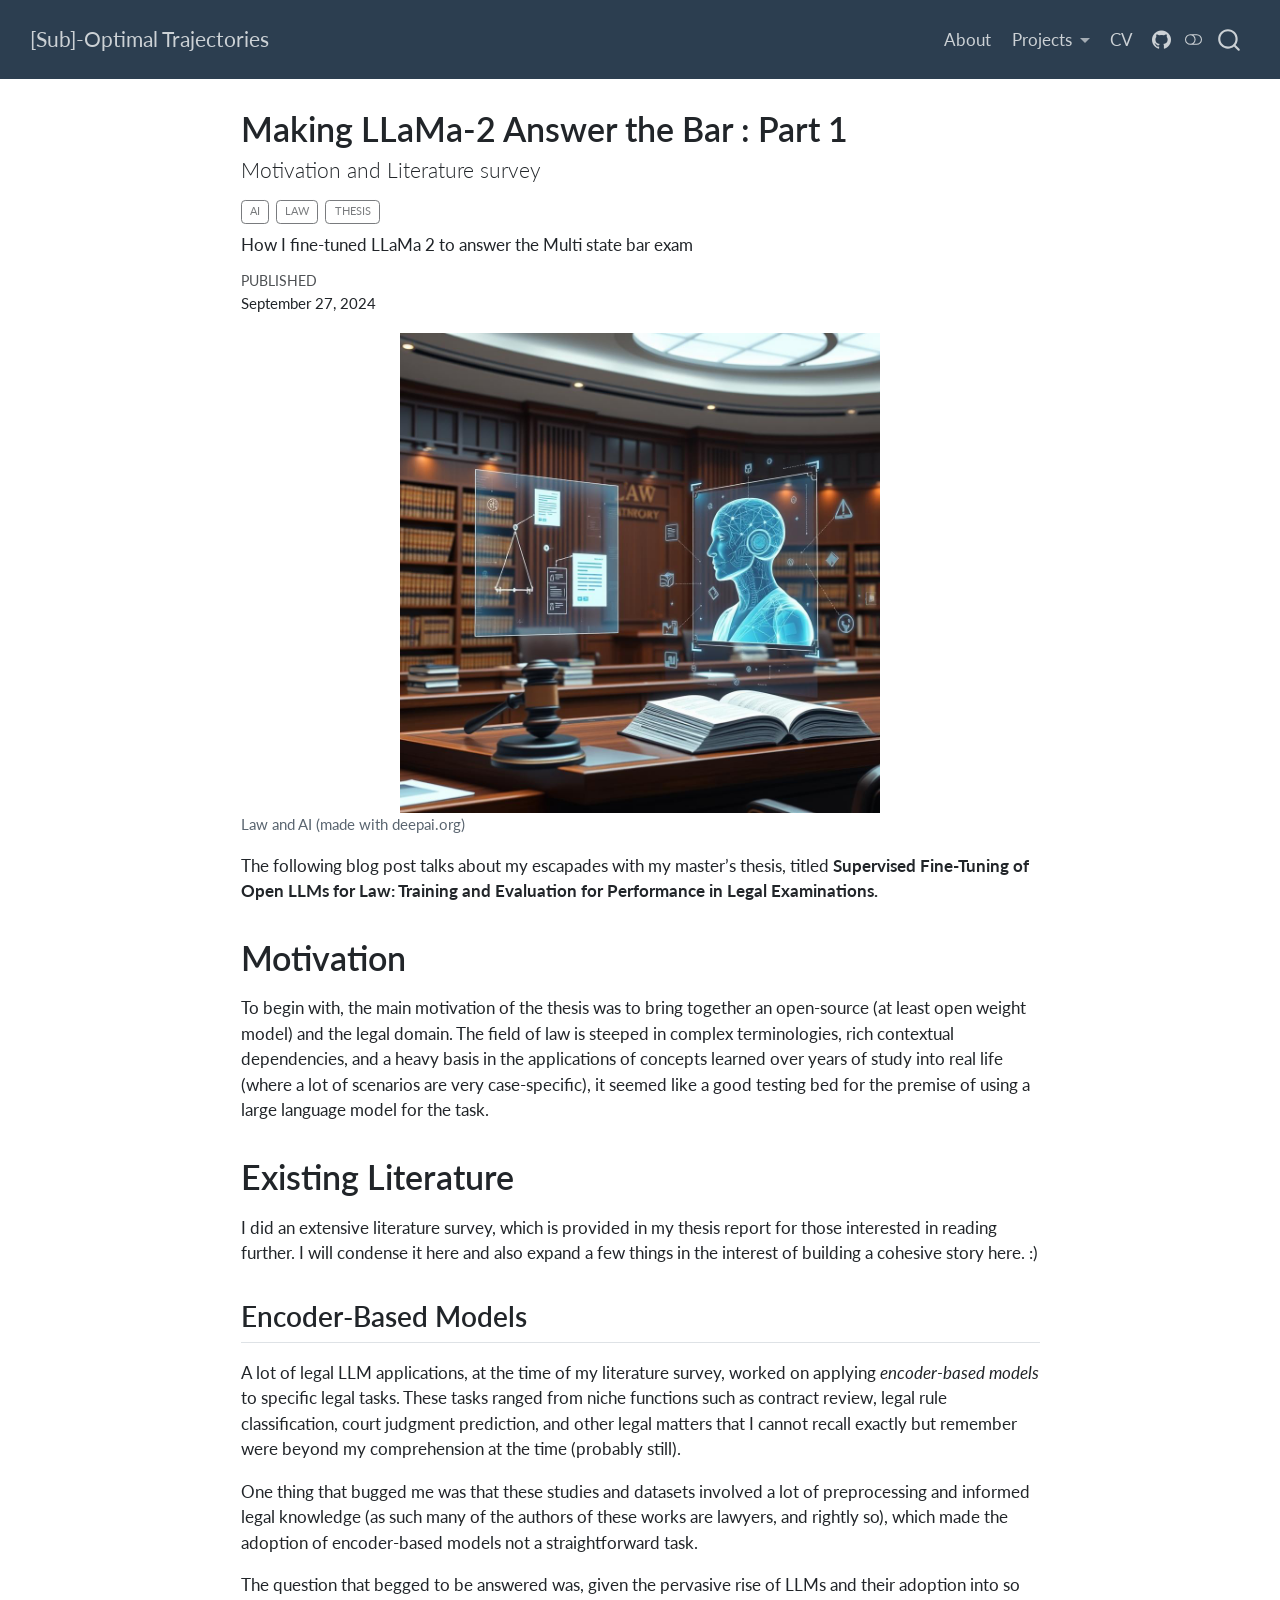
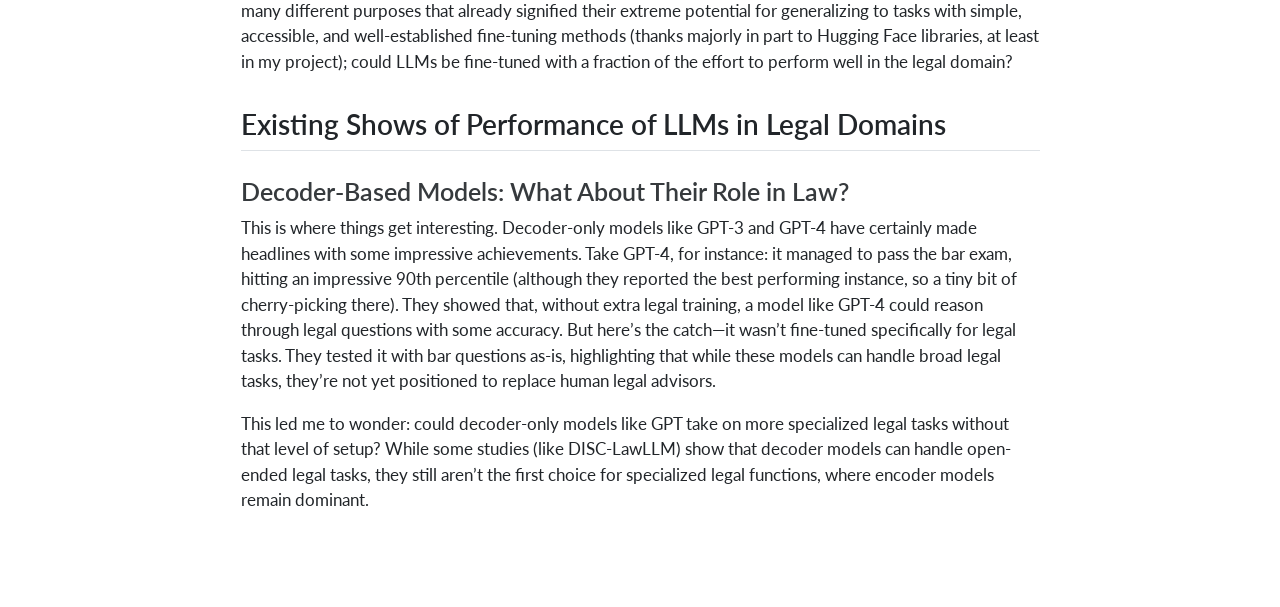
<file: posts/first_post/index.html>
<!DOCTYPE html>
<html xmlns="http://www.w3.org/1999/xhtml" lang="en" xml:lang="en"><head>

<meta charset="utf-8">
<meta name="generator" content="quarto-1.7.32">

<meta name="viewport" content="width=device-width, initial-scale=1.0, user-scalable=yes">

<meta name="dcterms.date" content="2024-09-27">
<meta name="description" content="How I fine-tuned LLaMa 2 to answer the Multi state bar exam">

<title>Making LLaMa-2 Answer the Bar : Part 1 – [Sub]-Optimal Trajectories</title>
<style>
code{white-space: pre-wrap;}
span.smallcaps{font-variant: small-caps;}
div.columns{display: flex; gap: min(4vw, 1.5em);}
div.column{flex: auto; overflow-x: auto;}
div.hanging-indent{margin-left: 1.5em; text-indent: -1.5em;}
ul.task-list{list-style: none;}
ul.task-list li input[type="checkbox"] {
  width: 0.8em;
  margin: 0 0.8em 0.2em -1em; /* quarto-specific, see https://github.com/quarto-dev/quarto-cli/issues/4556 */ 
  vertical-align: middle;
}
</style>


<script src="../../site_libs/quarto-nav/quarto-nav.js"></script>
<script src="../../site_libs/quarto-nav/headroom.min.js"></script>
<script src="../../site_libs/clipboard/clipboard.min.js"></script>
<script src="../../site_libs/quarto-search/autocomplete.umd.js"></script>
<script src="../../site_libs/quarto-search/fuse.min.js"></script>
<script src="../../site_libs/quarto-search/quarto-search.js"></script>
<meta name="quarto:offset" content="../../">
<script src="../../site_libs/quarto-html/quarto.js" type="module"></script>
<script src="../../site_libs/quarto-html/tabsets/tabsets.js" type="module"></script>
<script src="../../site_libs/quarto-html/popper.min.js"></script>
<script src="../../site_libs/quarto-html/tippy.umd.min.js"></script>
<script src="../../site_libs/quarto-html/anchor.min.js"></script>
<link href="../../site_libs/quarto-html/tippy.css" rel="stylesheet">
<link href="../../site_libs/quarto-html/quarto-syntax-highlighting-37eea08aefeeee20ff55810ff984fec1.css" rel="stylesheet" class="quarto-color-scheme" id="quarto-text-highlighting-styles">
<link href="../../site_libs/quarto-html/quarto-syntax-highlighting-dark-2fef5ea3f8957b3e4ecc936fc74692ca.css" rel="stylesheet" class="quarto-color-scheme quarto-color-alternate" id="quarto-text-highlighting-styles">
<link href="../../site_libs/quarto-html/quarto-syntax-highlighting-37eea08aefeeee20ff55810ff984fec1.css" rel="stylesheet" class="quarto-color-scheme-extra" id="quarto-text-highlighting-styles">
<script src="../../site_libs/bootstrap/bootstrap.min.js"></script>
<link href="../../site_libs/bootstrap/bootstrap-icons.css" rel="stylesheet">
<link href="../../site_libs/bootstrap/bootstrap-026d8767dcc68703d8b1b618d94427cc.min.css" rel="stylesheet" append-hash="true" class="quarto-color-scheme" id="quarto-bootstrap" data-mode="light">
<link href="../../site_libs/bootstrap/bootstrap-dark-d3eb7219ab395d1a05245f9756702382.min.css" rel="stylesheet" append-hash="true" class="quarto-color-scheme quarto-color-alternate" id="quarto-bootstrap" data-mode="dark">
<link href="../../site_libs/bootstrap/bootstrap-026d8767dcc68703d8b1b618d94427cc.min.css" rel="stylesheet" append-hash="true" class="quarto-color-scheme-extra" id="quarto-bootstrap" data-mode="light">
<script id="quarto-search-options" type="application/json">{
  "location": "navbar",
  "copy-button": false,
  "collapse-after": 3,
  "panel-placement": "end",
  "type": "overlay",
  "limit": 50,
  "keyboard-shortcut": [
    "f",
    "/",
    "s"
  ],
  "show-item-context": false,
  "language": {
    "search-no-results-text": "No results",
    "search-matching-documents-text": "matching documents",
    "search-copy-link-title": "Copy link to search",
    "search-hide-matches-text": "Hide additional matches",
    "search-more-match-text": "more match in this document",
    "search-more-matches-text": "more matches in this document",
    "search-clear-button-title": "Clear",
    "search-text-placeholder": "",
    "search-detached-cancel-button-title": "Cancel",
    "search-submit-button-title": "Submit",
    "search-label": "Search"
  }
}</script>


<link rel="stylesheet" href="../../styles.css">
</head>

<body class="nav-fixed fullcontent quarto-light"><script id="quarto-html-before-body" type="application/javascript">
    const toggleBodyColorMode = (bsSheetEl) => {
      const mode = bsSheetEl.getAttribute("data-mode");
      const bodyEl = window.document.querySelector("body");
      if (mode === "dark") {
        bodyEl.classList.add("quarto-dark");
        bodyEl.classList.remove("quarto-light");
      } else {
        bodyEl.classList.add("quarto-light");
        bodyEl.classList.remove("quarto-dark");
      }
    }
    const toggleBodyColorPrimary = () => {
      const bsSheetEl = window.document.querySelector("link#quarto-bootstrap:not([rel=disabled-stylesheet])");
      if (bsSheetEl) {
        toggleBodyColorMode(bsSheetEl);
      }
    }
    const setColorSchemeToggle = (alternate) => {
      const toggles = window.document.querySelectorAll('.quarto-color-scheme-toggle');
      for (let i=0; i < toggles.length; i++) {
        const toggle = toggles[i];
        if (toggle) {
          if (alternate) {
            toggle.classList.add("alternate");
          } else {
            toggle.classList.remove("alternate");
          }
        }
      }
    };
    const toggleColorMode = (alternate) => {
      // Switch the stylesheets
      const primaryStylesheets = window.document.querySelectorAll('link.quarto-color-scheme:not(.quarto-color-alternate)');
      const alternateStylesheets = window.document.querySelectorAll('link.quarto-color-scheme.quarto-color-alternate');
      manageTransitions('#quarto-margin-sidebar .nav-link', false);
      if (alternate) {
        // note: dark is layered on light, we don't disable primary!
        enableStylesheet(alternateStylesheets);
        for (const sheetNode of alternateStylesheets) {
          if (sheetNode.id === "quarto-bootstrap") {
            toggleBodyColorMode(sheetNode);
          }
        }
      } else {
        disableStylesheet(alternateStylesheets);
        enableStylesheet(primaryStylesheets)
        toggleBodyColorPrimary();
      }
      manageTransitions('#quarto-margin-sidebar .nav-link', true);
      // Switch the toggles
      setColorSchemeToggle(alternate)
      // Hack to workaround the fact that safari doesn't
      // properly recolor the scrollbar when toggling (#1455)
      if (navigator.userAgent.indexOf('Safari') > 0 && navigator.userAgent.indexOf('Chrome') == -1) {
        manageTransitions("body", false);
        window.scrollTo(0, 1);
        setTimeout(() => {
          window.scrollTo(0, 0);
          manageTransitions("body", true);
        }, 40);
      }
    }
    const disableStylesheet = (stylesheets) => {
      for (let i=0; i < stylesheets.length; i++) {
        const stylesheet = stylesheets[i];
        stylesheet.rel = 'disabled-stylesheet';
      }
    }
    const enableStylesheet = (stylesheets) => {
      for (let i=0; i < stylesheets.length; i++) {
        const stylesheet = stylesheets[i];
        if(stylesheet.rel !== 'stylesheet') { // for Chrome, which will still FOUC without this check
          stylesheet.rel = 'stylesheet';
        }
      }
    }
    const manageTransitions = (selector, allowTransitions) => {
      const els = window.document.querySelectorAll(selector);
      for (let i=0; i < els.length; i++) {
        const el = els[i];
        if (allowTransitions) {
          el.classList.remove('notransition');
        } else {
          el.classList.add('notransition');
        }
      }
    }
    const isFileUrl = () => {
      return window.location.protocol === 'file:';
    }
    const hasAlternateSentinel = () => {
      let styleSentinel = getColorSchemeSentinel();
      if (styleSentinel !== null) {
        return styleSentinel === "alternate";
      } else {
        return false;
      }
    }
    const setStyleSentinel = (alternate) => {
      const value = alternate ? "alternate" : "default";
      if (!isFileUrl()) {
        window.localStorage.setItem("quarto-color-scheme", value);
      } else {
        localAlternateSentinel = value;
      }
    }
    const getColorSchemeSentinel = () => {
      if (!isFileUrl()) {
        const storageValue = window.localStorage.getItem("quarto-color-scheme");
        return storageValue != null ? storageValue : localAlternateSentinel;
      } else {
        return localAlternateSentinel;
      }
    }
    const toggleGiscusIfUsed = (isAlternate, darkModeDefault) => {
      const baseTheme = document.querySelector('#giscus-base-theme')?.value ?? 'light';
      const alternateTheme = document.querySelector('#giscus-alt-theme')?.value ?? 'dark';
      let newTheme = '';
      if(authorPrefersDark) {
        newTheme = isAlternate ? baseTheme : alternateTheme;
      } else {
        newTheme = isAlternate ? alternateTheme : baseTheme;
      }
      const changeGiscusTheme = () => {
        // From: https://github.com/giscus/giscus/issues/336
        const sendMessage = (message) => {
          const iframe = document.querySelector('iframe.giscus-frame');
          if (!iframe) return;
          iframe.contentWindow.postMessage({ giscus: message }, 'https://giscus.app');
        }
        sendMessage({
          setConfig: {
            theme: newTheme
          }
        });
      }
      const isGiscussLoaded = window.document.querySelector('iframe.giscus-frame') !== null;
      if (isGiscussLoaded) {
        changeGiscusTheme();
      }
    };
    const authorPrefersDark = false;
    const darkModeDefault = authorPrefersDark;
      document.querySelector('link#quarto-text-highlighting-styles.quarto-color-scheme-extra').rel = 'disabled-stylesheet';
      document.querySelector('link#quarto-bootstrap.quarto-color-scheme-extra').rel = 'disabled-stylesheet';
    let localAlternateSentinel = darkModeDefault ? 'alternate' : 'default';
    // Dark / light mode switch
    window.quartoToggleColorScheme = () => {
      // Read the current dark / light value
      let toAlternate = !hasAlternateSentinel();
      toggleColorMode(toAlternate);
      setStyleSentinel(toAlternate);
      toggleGiscusIfUsed(toAlternate, darkModeDefault);
      window.dispatchEvent(new Event('resize'));
    };
    // Switch to dark mode if need be
    if (hasAlternateSentinel()) {
      toggleColorMode(true);
    } else {
      toggleColorMode(false);
    }
  </script>

<div id="quarto-search-results"></div>
  <header id="quarto-header" class="headroom fixed-top">
    <nav class="navbar navbar-expand-lg " data-bs-theme="dark">
      <div class="navbar-container container-fluid">
      <div class="navbar-brand-container mx-auto">
    <a class="navbar-brand" href="../../index.html">
    <span class="navbar-title">[Sub]-Optimal Trajectories</span>
    </a>
  </div>
            <div id="quarto-search" class="" title="Search"></div>
          <button class="navbar-toggler" type="button" data-bs-toggle="collapse" data-bs-target="#navbarCollapse" aria-controls="navbarCollapse" role="menu" aria-expanded="false" aria-label="Toggle navigation" onclick="if (window.quartoToggleHeadroom) { window.quartoToggleHeadroom(); }">
  <span class="navbar-toggler-icon"></span>
</button>
          <div class="collapse navbar-collapse" id="navbarCollapse">
            <ul class="navbar-nav navbar-nav-scroll ms-auto">
  <li class="nav-item">
    <a class="nav-link" href="../../about.html"> 
<span class="menu-text">About</span></a>
  </li>  
  <li class="nav-item dropdown ">
    <a class="nav-link dropdown-toggle" href="#" id="nav-menu-projects" role="link" data-bs-toggle="dropdown" aria-expanded="false">
 <span class="menu-text">Projects</span>
    </a>
    <ul class="dropdown-menu dropdown-menu-end" aria-labelledby="nav-menu-projects">    
        <li>
    <a class="dropdown-item" href="../../posts/Thesis_work/index.qmd">
 <span class="dropdown-text">Fine-tuning LLMs</span></a>
  </li>  
    </ul>
  </li>
  <li class="nav-item">
    <a class="nav-link" href="../../assets/Curriculum-Vitae-Rean-fds.pdf"> 
<span class="menu-text">CV</span></a>
  </li>  
  <li class="nav-item compact">
    <a class="nav-link" href="https://github.com/Basem815"> <i class="bi bi-github" role="img">
</i> 
<span class="menu-text"></span></a>
  </li>  
</ul>
          </div> <!-- /navcollapse -->
            <div class="quarto-navbar-tools">
  <a href="" class="quarto-color-scheme-toggle quarto-navigation-tool  px-1" onclick="window.quartoToggleColorScheme(); return false;" title="Toggle dark mode"><i class="bi"></i></a>
</div>
      </div> <!-- /container-fluid -->
    </nav>
</header>
<!-- content -->
<div id="quarto-content" class="quarto-container page-columns page-rows-contents page-layout-article page-navbar">
<!-- sidebar -->
<!-- margin-sidebar -->
    
<!-- main -->
<main class="content" id="quarto-document-content">


<header id="title-block-header" class="quarto-title-block default">
<div class="quarto-title">
<h1 class="title">Making LLaMa-2 Answer the Bar : Part 1</h1>
<p class="subtitle lead">Motivation and Literature survey</p>
  <div class="quarto-categories">
    <div class="quarto-category">AI</div>
    <div class="quarto-category">Law</div>
    <div class="quarto-category">Thesis</div>
  </div>
  </div>

<div>
  <div class="description">
    How I fine-tuned LLaMa 2 to answer the Multi state bar exam
  </div>
</div>


<div class="quarto-title-meta">

    
    <div>
    <div class="quarto-title-meta-heading">Published</div>
    <div class="quarto-title-meta-contents">
      <p class="date">September 27, 2024</p>
    </div>
  </div>
  
    
  </div>
  


</header>


<div class="quarto-figure quarto-figure-center">
<figure class="figure">
<p><img src="../../assets/courtroom.jpeg" class="custom_img img-fluid figure-img"></p>
<figcaption>Law and AI (made with deepai.org)</figcaption>
</figure>
</div>
<p>The following blog post talks about my escapades with my master’s thesis, titled <strong>Supervised Fine-Tuning of Open LLMs for Law: Training and Evaluation for Performance in Legal Examinations.</strong></p>
<section id="motivation" class="level1">
<h1>Motivation</h1>
<p>To begin with, the main motivation of the thesis was to bring together an open-source (at least open weight model) and the legal domain. The field of law is steeped in complex terminologies, rich contextual dependencies, and a heavy basis in the applications of concepts learned over years of study into real life (where a lot of scenarios are very case-specific), it seemed like a good testing bed for the premise of using a large language model for the task.</p>
</section>
<section id="existing-literature" class="level1">
<h1>Existing Literature</h1>
<p>I did an extensive literature survey, which is provided in my thesis report for those interested in reading further. I will condense it here and also expand a few things in the interest of building a cohesive story here. :)</p>
<section id="encoder-based-models" class="level2">
<h2 class="anchored" data-anchor-id="encoder-based-models">Encoder-Based Models</h2>
<p>A lot of legal LLM applications, at the time of my literature survey, worked on applying <em>encoder-based models</em> to specific legal tasks. These tasks ranged from niche functions such as contract review, legal rule classification, court judgment prediction, and other legal matters that I cannot recall exactly but remember were beyond my comprehension at the time (probably still).</p>
<p>One thing that bugged me was that these studies and datasets involved a lot of preprocessing and informed legal knowledge (as such many of the authors of these works are lawyers, and rightly so), which made the adoption of encoder-based models not a straightforward task.</p>
<p>The question that begged to be answered was, given the pervasive rise of LLMs and their adoption into so many different purposes that already signified their extreme potential for generalizing to tasks with simple, accessible, and well-established fine-tuning methods (thanks majorly in part to Hugging Face libraries, at least in my project); could LLMs be fine-tuned with a fraction of the effort to perform well in the legal domain?</p>
</section>
<section id="existing-shows-of-performance-of-llms-in-legal-domains" class="level2">
<h2 class="anchored" data-anchor-id="existing-shows-of-performance-of-llms-in-legal-domains">Existing Shows of Performance of LLMs in Legal Domains</h2>
<section id="decoder-based-models-what-about-their-role-in-law" class="level3">
<h3 class="anchored" data-anchor-id="decoder-based-models-what-about-their-role-in-law">Decoder-Based Models: What About Their Role in Law?</h3>
<p>This is where things get interesting. Decoder-only models like GPT-3 and GPT-4 have certainly made headlines with some impressive achievements. Take GPT-4, for instance: it managed to pass the bar exam, hitting an impressive 90th percentile (although they reported the best performing instance, so a tiny bit of cherry-picking there). They showed that, without extra legal training, a model like GPT-4 could reason through legal questions with some accuracy. But here’s the catch—it wasn’t fine-tuned specifically for legal tasks. They tested it with bar questions as-is, highlighting that while these models can handle broad legal tasks, they’re not yet positioned to replace human legal advisors.</p>
<p>This led me to wonder: could decoder-only models like GPT take on more specialized legal tasks without that level of setup? While some studies (like DISC-LawLLM) show that decoder models can handle open-ended legal tasks, they still aren’t the first choice for specialized legal functions, where encoder models remain dominant.</p>


</section>
</section>
</section>

</main> <!-- /main -->
<script id="quarto-html-after-body" type="application/javascript">
  window.document.addEventListener("DOMContentLoaded", function (event) {
    // Ensure there is a toggle, if there isn't float one in the top right
    if (window.document.querySelector('.quarto-color-scheme-toggle') === null) {
      const a = window.document.createElement('a');
      a.classList.add('top-right');
      a.classList.add('quarto-color-scheme-toggle');
      a.href = "";
      a.onclick = function() { try { window.quartoToggleColorScheme(); } catch {} return false; };
      const i = window.document.createElement("i");
      i.classList.add('bi');
      a.appendChild(i);
      window.document.body.appendChild(a);
    }
    setColorSchemeToggle(hasAlternateSentinel())
    const icon = "";
    const anchorJS = new window.AnchorJS();
    anchorJS.options = {
      placement: 'right',
      icon: icon
    };
    anchorJS.add('.anchored');
    const isCodeAnnotation = (el) => {
      for (const clz of el.classList) {
        if (clz.startsWith('code-annotation-')) {                     
          return true;
        }
      }
      return false;
    }
    const onCopySuccess = function(e) {
      // button target
      const button = e.trigger;
      // don't keep focus
      button.blur();
      // flash "checked"
      button.classList.add('code-copy-button-checked');
      var currentTitle = button.getAttribute("title");
      button.setAttribute("title", "Copied!");
      let tooltip;
      if (window.bootstrap) {
        button.setAttribute("data-bs-toggle", "tooltip");
        button.setAttribute("data-bs-placement", "left");
        button.setAttribute("data-bs-title", "Copied!");
        tooltip = new bootstrap.Tooltip(button, 
          { trigger: "manual", 
            customClass: "code-copy-button-tooltip",
            offset: [0, -8]});
        tooltip.show();    
      }
      setTimeout(function() {
        if (tooltip) {
          tooltip.hide();
          button.removeAttribute("data-bs-title");
          button.removeAttribute("data-bs-toggle");
          button.removeAttribute("data-bs-placement");
        }
        button.setAttribute("title", currentTitle);
        button.classList.remove('code-copy-button-checked');
      }, 1000);
      // clear code selection
      e.clearSelection();
    }
    const getTextToCopy = function(trigger) {
        const codeEl = trigger.previousElementSibling.cloneNode(true);
        for (const childEl of codeEl.children) {
          if (isCodeAnnotation(childEl)) {
            childEl.remove();
          }
        }
        return codeEl.innerText;
    }
    const clipboard = new window.ClipboardJS('.code-copy-button:not([data-in-quarto-modal])', {
      text: getTextToCopy
    });
    clipboard.on('success', onCopySuccess);
    if (window.document.getElementById('quarto-embedded-source-code-modal')) {
      const clipboardModal = new window.ClipboardJS('.code-copy-button[data-in-quarto-modal]', {
        text: getTextToCopy,
        container: window.document.getElementById('quarto-embedded-source-code-modal')
      });
      clipboardModal.on('success', onCopySuccess);
    }
      var localhostRegex = new RegExp(/^(?:http|https):\/\/localhost\:?[0-9]*\//);
      var mailtoRegex = new RegExp(/^mailto:/);
        var filterRegex = new RegExp("https:\/\/Basem815\.github\.io");
      var isInternal = (href) => {
          return filterRegex.test(href) || localhostRegex.test(href) || mailtoRegex.test(href);
      }
      // Inspect non-navigation links and adorn them if external
     var links = window.document.querySelectorAll('a[href]:not(.nav-link):not(.navbar-brand):not(.toc-action):not(.sidebar-link):not(.sidebar-item-toggle):not(.pagination-link):not(.no-external):not([aria-hidden]):not(.dropdown-item):not(.quarto-navigation-tool):not(.about-link)');
      for (var i=0; i<links.length; i++) {
        const link = links[i];
        if (!isInternal(link.href)) {
          // undo the damage that might have been done by quarto-nav.js in the case of
          // links that we want to consider external
          if (link.dataset.originalHref !== undefined) {
            link.href = link.dataset.originalHref;
          }
        }
      }
    function tippyHover(el, contentFn, onTriggerFn, onUntriggerFn) {
      const config = {
        allowHTML: true,
        maxWidth: 500,
        delay: 100,
        arrow: false,
        appendTo: function(el) {
            return el.parentElement;
        },
        interactive: true,
        interactiveBorder: 10,
        theme: 'quarto',
        placement: 'bottom-start',
      };
      if (contentFn) {
        config.content = contentFn;
      }
      if (onTriggerFn) {
        config.onTrigger = onTriggerFn;
      }
      if (onUntriggerFn) {
        config.onUntrigger = onUntriggerFn;
      }
      window.tippy(el, config); 
    }
    const noterefs = window.document.querySelectorAll('a[role="doc-noteref"]');
    for (var i=0; i<noterefs.length; i++) {
      const ref = noterefs[i];
      tippyHover(ref, function() {
        // use id or data attribute instead here
        let href = ref.getAttribute('data-footnote-href') || ref.getAttribute('href');
        try { href = new URL(href).hash; } catch {}
        const id = href.replace(/^#\/?/, "");
        const note = window.document.getElementById(id);
        if (note) {
          return note.innerHTML;
        } else {
          return "";
        }
      });
    }
    const xrefs = window.document.querySelectorAll('a.quarto-xref');
    const processXRef = (id, note) => {
      // Strip column container classes
      const stripColumnClz = (el) => {
        el.classList.remove("page-full", "page-columns");
        if (el.children) {
          for (const child of el.children) {
            stripColumnClz(child);
          }
        }
      }
      stripColumnClz(note)
      if (id === null || id.startsWith('sec-')) {
        // Special case sections, only their first couple elements
        const container = document.createElement("div");
        if (note.children && note.children.length > 2) {
          container.appendChild(note.children[0].cloneNode(true));
          for (let i = 1; i < note.children.length; i++) {
            const child = note.children[i];
            if (child.tagName === "P" && child.innerText === "") {
              continue;
            } else {
              container.appendChild(child.cloneNode(true));
              break;
            }
          }
          if (window.Quarto?.typesetMath) {
            window.Quarto.typesetMath(container);
          }
          return container.innerHTML
        } else {
          if (window.Quarto?.typesetMath) {
            window.Quarto.typesetMath(note);
          }
          return note.innerHTML;
        }
      } else {
        // Remove any anchor links if they are present
        const anchorLink = note.querySelector('a.anchorjs-link');
        if (anchorLink) {
          anchorLink.remove();
        }
        if (window.Quarto?.typesetMath) {
          window.Quarto.typesetMath(note);
        }
        if (note.classList.contains("callout")) {
          return note.outerHTML;
        } else {
          return note.innerHTML;
        }
      }
    }
    for (var i=0; i<xrefs.length; i++) {
      const xref = xrefs[i];
      tippyHover(xref, undefined, function(instance) {
        instance.disable();
        let url = xref.getAttribute('href');
        let hash = undefined; 
        if (url.startsWith('#')) {
          hash = url;
        } else {
          try { hash = new URL(url).hash; } catch {}
        }
        if (hash) {
          const id = hash.replace(/^#\/?/, "");
          const note = window.document.getElementById(id);
          if (note !== null) {
            try {
              const html = processXRef(id, note.cloneNode(true));
              instance.setContent(html);
            } finally {
              instance.enable();
              instance.show();
            }
          } else {
            // See if we can fetch this
            fetch(url.split('#')[0])
            .then(res => res.text())
            .then(html => {
              const parser = new DOMParser();
              const htmlDoc = parser.parseFromString(html, "text/html");
              const note = htmlDoc.getElementById(id);
              if (note !== null) {
                const html = processXRef(id, note);
                instance.setContent(html);
              } 
            }).finally(() => {
              instance.enable();
              instance.show();
            });
          }
        } else {
          // See if we can fetch a full url (with no hash to target)
          // This is a special case and we should probably do some content thinning / targeting
          fetch(url)
          .then(res => res.text())
          .then(html => {
            const parser = new DOMParser();
            const htmlDoc = parser.parseFromString(html, "text/html");
            const note = htmlDoc.querySelector('main.content');
            if (note !== null) {
              // This should only happen for chapter cross references
              // (since there is no id in the URL)
              // remove the first header
              if (note.children.length > 0 && note.children[0].tagName === "HEADER") {
                note.children[0].remove();
              }
              const html = processXRef(null, note);
              instance.setContent(html);
            } 
          }).finally(() => {
            instance.enable();
            instance.show();
          });
        }
      }, function(instance) {
      });
    }
        let selectedAnnoteEl;
        const selectorForAnnotation = ( cell, annotation) => {
          let cellAttr = 'data-code-cell="' + cell + '"';
          let lineAttr = 'data-code-annotation="' +  annotation + '"';
          const selector = 'span[' + cellAttr + '][' + lineAttr + ']';
          return selector;
        }
        const selectCodeLines = (annoteEl) => {
          const doc = window.document;
          const targetCell = annoteEl.getAttribute("data-target-cell");
          const targetAnnotation = annoteEl.getAttribute("data-target-annotation");
          const annoteSpan = window.document.querySelector(selectorForAnnotation(targetCell, targetAnnotation));
          const lines = annoteSpan.getAttribute("data-code-lines").split(",");
          const lineIds = lines.map((line) => {
            return targetCell + "-" + line;
          })
          let top = null;
          let height = null;
          let parent = null;
          if (lineIds.length > 0) {
              //compute the position of the single el (top and bottom and make a div)
              const el = window.document.getElementById(lineIds[0]);
              top = el.offsetTop;
              height = el.offsetHeight;
              parent = el.parentElement.parentElement;
            if (lineIds.length > 1) {
              const lastEl = window.document.getElementById(lineIds[lineIds.length - 1]);
              const bottom = lastEl.offsetTop + lastEl.offsetHeight;
              height = bottom - top;
            }
            if (top !== null && height !== null && parent !== null) {
              // cook up a div (if necessary) and position it 
              let div = window.document.getElementById("code-annotation-line-highlight");
              if (div === null) {
                div = window.document.createElement("div");
                div.setAttribute("id", "code-annotation-line-highlight");
                div.style.position = 'absolute';
                parent.appendChild(div);
              }
              div.style.top = top - 2 + "px";
              div.style.height = height + 4 + "px";
              div.style.left = 0;
              let gutterDiv = window.document.getElementById("code-annotation-line-highlight-gutter");
              if (gutterDiv === null) {
                gutterDiv = window.document.createElement("div");
                gutterDiv.setAttribute("id", "code-annotation-line-highlight-gutter");
                gutterDiv.style.position = 'absolute';
                const codeCell = window.document.getElementById(targetCell);
                const gutter = codeCell.querySelector('.code-annotation-gutter');
                gutter.appendChild(gutterDiv);
              }
              gutterDiv.style.top = top - 2 + "px";
              gutterDiv.style.height = height + 4 + "px";
            }
            selectedAnnoteEl = annoteEl;
          }
        };
        const unselectCodeLines = () => {
          const elementsIds = ["code-annotation-line-highlight", "code-annotation-line-highlight-gutter"];
          elementsIds.forEach((elId) => {
            const div = window.document.getElementById(elId);
            if (div) {
              div.remove();
            }
          });
          selectedAnnoteEl = undefined;
        };
          // Handle positioning of the toggle
      window.addEventListener(
        "resize",
        throttle(() => {
          elRect = undefined;
          if (selectedAnnoteEl) {
            selectCodeLines(selectedAnnoteEl);
          }
        }, 10)
      );
      function throttle(fn, ms) {
      let throttle = false;
      let timer;
        return (...args) => {
          if(!throttle) { // first call gets through
              fn.apply(this, args);
              throttle = true;
          } else { // all the others get throttled
              if(timer) clearTimeout(timer); // cancel #2
              timer = setTimeout(() => {
                fn.apply(this, args);
                timer = throttle = false;
              }, ms);
          }
        };
      }
        // Attach click handler to the DT
        const annoteDls = window.document.querySelectorAll('dt[data-target-cell]');
        for (const annoteDlNode of annoteDls) {
          annoteDlNode.addEventListener('click', (event) => {
            const clickedEl = event.target;
            if (clickedEl !== selectedAnnoteEl) {
              unselectCodeLines();
              const activeEl = window.document.querySelector('dt[data-target-cell].code-annotation-active');
              if (activeEl) {
                activeEl.classList.remove('code-annotation-active');
              }
              selectCodeLines(clickedEl);
              clickedEl.classList.add('code-annotation-active');
            } else {
              // Unselect the line
              unselectCodeLines();
              clickedEl.classList.remove('code-annotation-active');
            }
          });
        }
    const findCites = (el) => {
      const parentEl = el.parentElement;
      if (parentEl) {
        const cites = parentEl.dataset.cites;
        if (cites) {
          return {
            el,
            cites: cites.split(' ')
          };
        } else {
          return findCites(el.parentElement)
        }
      } else {
        return undefined;
      }
    };
    var bibliorefs = window.document.querySelectorAll('a[role="doc-biblioref"]');
    for (var i=0; i<bibliorefs.length; i++) {
      const ref = bibliorefs[i];
      const citeInfo = findCites(ref);
      if (citeInfo) {
        tippyHover(citeInfo.el, function() {
          var popup = window.document.createElement('div');
          citeInfo.cites.forEach(function(cite) {
            var citeDiv = window.document.createElement('div');
            citeDiv.classList.add('hanging-indent');
            citeDiv.classList.add('csl-entry');
            var biblioDiv = window.document.getElementById('ref-' + cite);
            if (biblioDiv) {
              citeDiv.innerHTML = biblioDiv.innerHTML;
            }
            popup.appendChild(citeDiv);
          });
          return popup.innerHTML;
        });
      }
    }
  });
  </script>
</div> <!-- /content -->




</body></html>
</file>
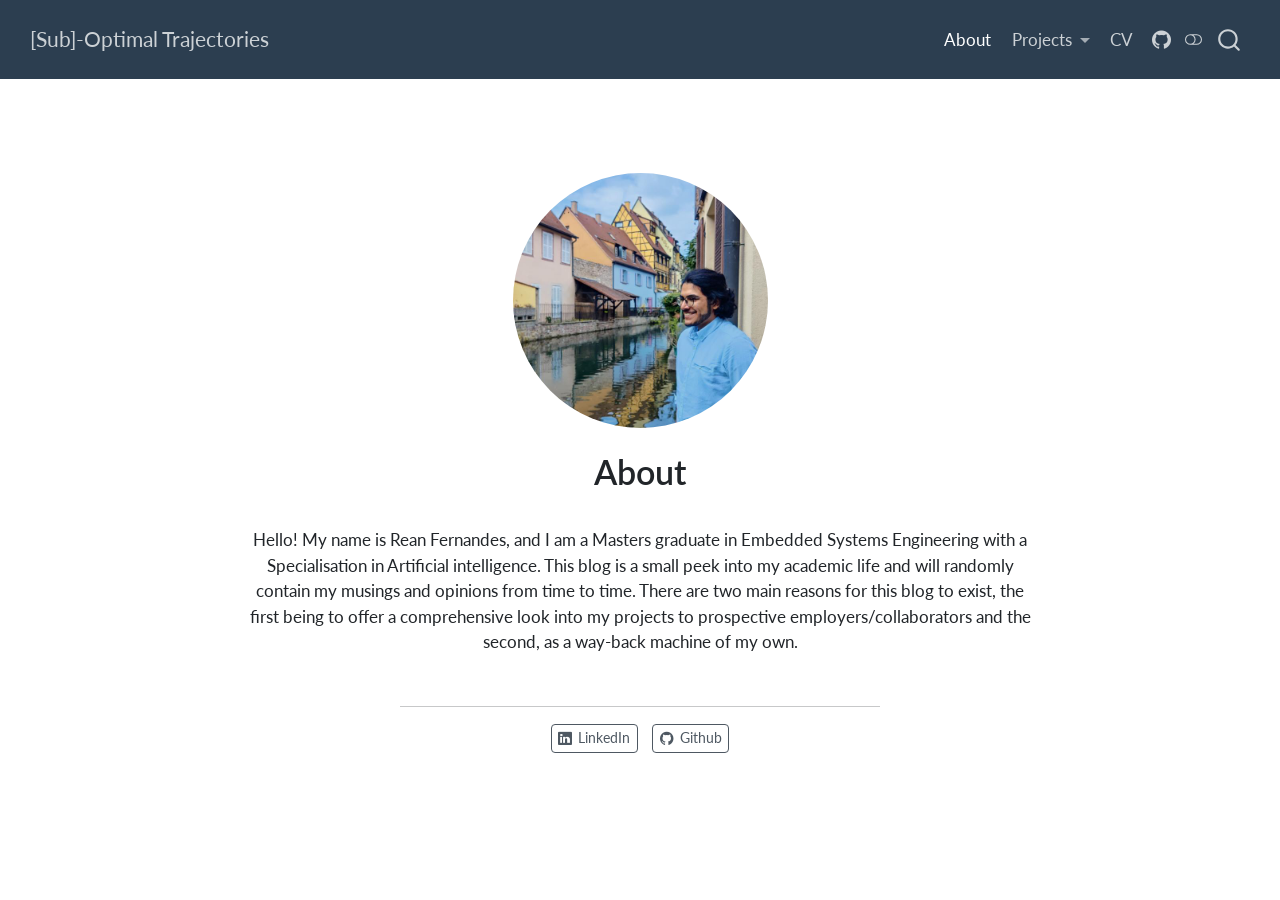
<file: about.html>
<!DOCTYPE html>
<html xmlns="http://www.w3.org/1999/xhtml" lang="en" xml:lang="en"><head>

<meta charset="utf-8">
<meta name="generator" content="quarto-1.7.32">

<meta name="viewport" content="width=device-width, initial-scale=1.0, user-scalable=yes">


<title>About – [Sub]-Optimal Trajectories</title>
<style>
code{white-space: pre-wrap;}
span.smallcaps{font-variant: small-caps;}
div.columns{display: flex; gap: min(4vw, 1.5em);}
div.column{flex: auto; overflow-x: auto;}
div.hanging-indent{margin-left: 1.5em; text-indent: -1.5em;}
ul.task-list{list-style: none;}
ul.task-list li input[type="checkbox"] {
  width: 0.8em;
  margin: 0 0.8em 0.2em -1em; /* quarto-specific, see https://github.com/quarto-dev/quarto-cli/issues/4556 */ 
  vertical-align: middle;
}
</style>


<script src="site_libs/quarto-nav/quarto-nav.js"></script>
<script src="site_libs/quarto-nav/headroom.min.js"></script>
<script src="site_libs/clipboard/clipboard.min.js"></script>
<script src="site_libs/quarto-search/autocomplete.umd.js"></script>
<script src="site_libs/quarto-search/fuse.min.js"></script>
<script src="site_libs/quarto-search/quarto-search.js"></script>
<meta name="quarto:offset" content="./">
<script src="site_libs/quarto-html/quarto.js" type="module"></script>
<script src="site_libs/quarto-html/tabsets/tabsets.js" type="module"></script>
<script src="site_libs/quarto-html/popper.min.js"></script>
<script src="site_libs/quarto-html/tippy.umd.min.js"></script>
<link href="site_libs/quarto-html/tippy.css" rel="stylesheet">
<link href="site_libs/quarto-html/quarto-syntax-highlighting-37eea08aefeeee20ff55810ff984fec1.css" rel="stylesheet" class="quarto-color-scheme" id="quarto-text-highlighting-styles">
<link href="site_libs/quarto-html/quarto-syntax-highlighting-dark-2fef5ea3f8957b3e4ecc936fc74692ca.css" rel="stylesheet" class="quarto-color-scheme quarto-color-alternate" id="quarto-text-highlighting-styles">
<link href="site_libs/quarto-html/quarto-syntax-highlighting-37eea08aefeeee20ff55810ff984fec1.css" rel="stylesheet" class="quarto-color-scheme-extra" id="quarto-text-highlighting-styles">
<script src="site_libs/bootstrap/bootstrap.min.js"></script>
<link href="site_libs/bootstrap/bootstrap-icons.css" rel="stylesheet">
<link href="site_libs/bootstrap/bootstrap-026d8767dcc68703d8b1b618d94427cc.min.css" rel="stylesheet" append-hash="true" class="quarto-color-scheme" id="quarto-bootstrap" data-mode="light">
<link href="site_libs/bootstrap/bootstrap-dark-d3eb7219ab395d1a05245f9756702382.min.css" rel="stylesheet" append-hash="true" class="quarto-color-scheme quarto-color-alternate" id="quarto-bootstrap" data-mode="dark">
<link href="site_libs/bootstrap/bootstrap-026d8767dcc68703d8b1b618d94427cc.min.css" rel="stylesheet" append-hash="true" class="quarto-color-scheme-extra" id="quarto-bootstrap" data-mode="light">
<script id="quarto-search-options" type="application/json">{
  "location": "navbar",
  "copy-button": false,
  "collapse-after": 3,
  "panel-placement": "end",
  "type": "overlay",
  "limit": 50,
  "keyboard-shortcut": [
    "f",
    "/",
    "s"
  ],
  "show-item-context": false,
  "language": {
    "search-no-results-text": "No results",
    "search-matching-documents-text": "matching documents",
    "search-copy-link-title": "Copy link to search",
    "search-hide-matches-text": "Hide additional matches",
    "search-more-match-text": "more match in this document",
    "search-more-matches-text": "more matches in this document",
    "search-clear-button-title": "Clear",
    "search-text-placeholder": "",
    "search-detached-cancel-button-title": "Cancel",
    "search-submit-button-title": "Submit",
    "search-label": "Search"
  }
}</script>


<link rel="stylesheet" href="styles.css">
</head>

<body class="nav-fixed fullcontent quarto-light"><script id="quarto-html-before-body" type="application/javascript">
    const toggleBodyColorMode = (bsSheetEl) => {
      const mode = bsSheetEl.getAttribute("data-mode");
      const bodyEl = window.document.querySelector("body");
      if (mode === "dark") {
        bodyEl.classList.add("quarto-dark");
        bodyEl.classList.remove("quarto-light");
      } else {
        bodyEl.classList.add("quarto-light");
        bodyEl.classList.remove("quarto-dark");
      }
    }
    const toggleBodyColorPrimary = () => {
      const bsSheetEl = window.document.querySelector("link#quarto-bootstrap:not([rel=disabled-stylesheet])");
      if (bsSheetEl) {
        toggleBodyColorMode(bsSheetEl);
      }
    }
    const setColorSchemeToggle = (alternate) => {
      const toggles = window.document.querySelectorAll('.quarto-color-scheme-toggle');
      for (let i=0; i < toggles.length; i++) {
        const toggle = toggles[i];
        if (toggle) {
          if (alternate) {
            toggle.classList.add("alternate");
          } else {
            toggle.classList.remove("alternate");
          }
        }
      }
    };
    const toggleColorMode = (alternate) => {
      // Switch the stylesheets
      const primaryStylesheets = window.document.querySelectorAll('link.quarto-color-scheme:not(.quarto-color-alternate)');
      const alternateStylesheets = window.document.querySelectorAll('link.quarto-color-scheme.quarto-color-alternate');
      manageTransitions('#quarto-margin-sidebar .nav-link', false);
      if (alternate) {
        // note: dark is layered on light, we don't disable primary!
        enableStylesheet(alternateStylesheets);
        for (const sheetNode of alternateStylesheets) {
          if (sheetNode.id === "quarto-bootstrap") {
            toggleBodyColorMode(sheetNode);
          }
        }
      } else {
        disableStylesheet(alternateStylesheets);
        enableStylesheet(primaryStylesheets)
        toggleBodyColorPrimary();
      }
      manageTransitions('#quarto-margin-sidebar .nav-link', true);
      // Switch the toggles
      setColorSchemeToggle(alternate)
      // Hack to workaround the fact that safari doesn't
      // properly recolor the scrollbar when toggling (#1455)
      if (navigator.userAgent.indexOf('Safari') > 0 && navigator.userAgent.indexOf('Chrome') == -1) {
        manageTransitions("body", false);
        window.scrollTo(0, 1);
        setTimeout(() => {
          window.scrollTo(0, 0);
          manageTransitions("body", true);
        }, 40);
      }
    }
    const disableStylesheet = (stylesheets) => {
      for (let i=0; i < stylesheets.length; i++) {
        const stylesheet = stylesheets[i];
        stylesheet.rel = 'disabled-stylesheet';
      }
    }
    const enableStylesheet = (stylesheets) => {
      for (let i=0; i < stylesheets.length; i++) {
        const stylesheet = stylesheets[i];
        if(stylesheet.rel !== 'stylesheet') { // for Chrome, which will still FOUC without this check
          stylesheet.rel = 'stylesheet';
        }
      }
    }
    const manageTransitions = (selector, allowTransitions) => {
      const els = window.document.querySelectorAll(selector);
      for (let i=0; i < els.length; i++) {
        const el = els[i];
        if (allowTransitions) {
          el.classList.remove('notransition');
        } else {
          el.classList.add('notransition');
        }
      }
    }
    const isFileUrl = () => {
      return window.location.protocol === 'file:';
    }
    const hasAlternateSentinel = () => {
      let styleSentinel = getColorSchemeSentinel();
      if (styleSentinel !== null) {
        return styleSentinel === "alternate";
      } else {
        return false;
      }
    }
    const setStyleSentinel = (alternate) => {
      const value = alternate ? "alternate" : "default";
      if (!isFileUrl()) {
        window.localStorage.setItem("quarto-color-scheme", value);
      } else {
        localAlternateSentinel = value;
      }
    }
    const getColorSchemeSentinel = () => {
      if (!isFileUrl()) {
        const storageValue = window.localStorage.getItem("quarto-color-scheme");
        return storageValue != null ? storageValue : localAlternateSentinel;
      } else {
        return localAlternateSentinel;
      }
    }
    const toggleGiscusIfUsed = (isAlternate, darkModeDefault) => {
      const baseTheme = document.querySelector('#giscus-base-theme')?.value ?? 'light';
      const alternateTheme = document.querySelector('#giscus-alt-theme')?.value ?? 'dark';
      let newTheme = '';
      if(authorPrefersDark) {
        newTheme = isAlternate ? baseTheme : alternateTheme;
      } else {
        newTheme = isAlternate ? alternateTheme : baseTheme;
      }
      const changeGiscusTheme = () => {
        // From: https://github.com/giscus/giscus/issues/336
        const sendMessage = (message) => {
          const iframe = document.querySelector('iframe.giscus-frame');
          if (!iframe) return;
          iframe.contentWindow.postMessage({ giscus: message }, 'https://giscus.app');
        }
        sendMessage({
          setConfig: {
            theme: newTheme
          }
        });
      }
      const isGiscussLoaded = window.document.querySelector('iframe.giscus-frame') !== null;
      if (isGiscussLoaded) {
        changeGiscusTheme();
      }
    };
    const authorPrefersDark = false;
    const darkModeDefault = authorPrefersDark;
      document.querySelector('link#quarto-text-highlighting-styles.quarto-color-scheme-extra').rel = 'disabled-stylesheet';
      document.querySelector('link#quarto-bootstrap.quarto-color-scheme-extra').rel = 'disabled-stylesheet';
    let localAlternateSentinel = darkModeDefault ? 'alternate' : 'default';
    // Dark / light mode switch
    window.quartoToggleColorScheme = () => {
      // Read the current dark / light value
      let toAlternate = !hasAlternateSentinel();
      toggleColorMode(toAlternate);
      setStyleSentinel(toAlternate);
      toggleGiscusIfUsed(toAlternate, darkModeDefault);
      window.dispatchEvent(new Event('resize'));
    };
    // Switch to dark mode if need be
    if (hasAlternateSentinel()) {
      toggleColorMode(true);
    } else {
      toggleColorMode(false);
    }
  </script>

<div id="quarto-search-results"></div>
  <header id="quarto-header" class="headroom fixed-top">
    <nav class="navbar navbar-expand-lg " data-bs-theme="dark">
      <div class="navbar-container container-fluid">
      <div class="navbar-brand-container mx-auto">
    <a class="navbar-brand" href="./index.html">
    <span class="navbar-title">[Sub]-Optimal Trajectories</span>
    </a>
  </div>
            <div id="quarto-search" class="" title="Search"></div>
          <button class="navbar-toggler" type="button" data-bs-toggle="collapse" data-bs-target="#navbarCollapse" aria-controls="navbarCollapse" role="menu" aria-expanded="false" aria-label="Toggle navigation" onclick="if (window.quartoToggleHeadroom) { window.quartoToggleHeadroom(); }">
  <span class="navbar-toggler-icon"></span>
</button>
          <div class="collapse navbar-collapse" id="navbarCollapse">
            <ul class="navbar-nav navbar-nav-scroll ms-auto">
  <li class="nav-item">
    <a class="nav-link active" href="./about.html" aria-current="page"> 
<span class="menu-text">About</span></a>
  </li>  
  <li class="nav-item dropdown ">
    <a class="nav-link dropdown-toggle" href="#" id="nav-menu-projects" role="link" data-bs-toggle="dropdown" aria-expanded="false">
 <span class="menu-text">Projects</span>
    </a>
    <ul class="dropdown-menu dropdown-menu-end" aria-labelledby="nav-menu-projects">    
        <li>
    <a class="dropdown-item" href="./posts/Thesis_work/index.qmd">
 <span class="dropdown-text">Fine-tuning LLMs</span></a>
  </li>  
    </ul>
  </li>
  <li class="nav-item">
    <a class="nav-link" href="./assets/Curriculum-Vitae-Rean-fds.pdf"> 
<span class="menu-text">CV</span></a>
  </li>  
  <li class="nav-item compact">
    <a class="nav-link" href="https://github.com/Basem815"> <i class="bi bi-github" role="img">
</i> 
<span class="menu-text"></span></a>
  </li>  
</ul>
          </div> <!-- /navcollapse -->
            <div class="quarto-navbar-tools">
  <a href="" class="quarto-color-scheme-toggle quarto-navigation-tool  px-1" onclick="window.quartoToggleColorScheme(); return false;" title="Toggle dark mode"><i class="bi"></i></a>
</div>
      </div> <!-- /container-fluid -->
    </nav>
</header>
<!-- content -->
<div id="quarto-content" class="quarto-container page-columns page-rows-contents page-layout-article page-navbar">
<!-- sidebar -->
<!-- margin-sidebar -->
    
<!-- main -->
<div class="quarto-about-jolla">
  <img src="assets/photo.jpg" class="about-image
  round " style="height: 15em; width: 15em;">
 <header id="title-block-header" class="quarto-title-block default">
<div class="quarto-title">
<h1 class="title">About</h1>
</div>
<div class="quarto-title-meta">
  </div>
</header><main class="content" id="quarto-document-content">

<p>Hello! My name is Rean Fernandes, and I am a Masters graduate in Embedded Systems Engineering with a Specialisation in Artificial intelligence. This blog is a small peek into my academic life and will randomly contain my musings and opinions from time to time. There are two main reasons for this blog to exist, the first being to offer a comprehensive look into my projects to prospective employers/collaborators and the second, as a way-back machine of my own.</p>


</main> 
  <hr class="about-sep">
   <div class="about-links">
  <a href="https://www.linkedin.com/in/Basem815" class="about-link" rel="" target="">
    <i class="bi bi-linkedin"></i>
     <span class="about-link-text">LinkedIn</span>
  </a>
  <a href="https://github.com/Basem815" class="about-link" rel="" target="">
    <i class="bi bi-github"></i>
     <span class="about-link-text">Github</span>
  </a>
</div>
</div>
 <!-- /main -->
<script id="quarto-html-after-body" type="application/javascript">
  window.document.addEventListener("DOMContentLoaded", function (event) {
    // Ensure there is a toggle, if there isn't float one in the top right
    if (window.document.querySelector('.quarto-color-scheme-toggle') === null) {
      const a = window.document.createElement('a');
      a.classList.add('top-right');
      a.classList.add('quarto-color-scheme-toggle');
      a.href = "";
      a.onclick = function() { try { window.quartoToggleColorScheme(); } catch {} return false; };
      const i = window.document.createElement("i");
      i.classList.add('bi');
      a.appendChild(i);
      window.document.body.appendChild(a);
    }
    setColorSchemeToggle(hasAlternateSentinel())
    const isCodeAnnotation = (el) => {
      for (const clz of el.classList) {
        if (clz.startsWith('code-annotation-')) {                     
          return true;
        }
      }
      return false;
    }
    const onCopySuccess = function(e) {
      // button target
      const button = e.trigger;
      // don't keep focus
      button.blur();
      // flash "checked"
      button.classList.add('code-copy-button-checked');
      var currentTitle = button.getAttribute("title");
      button.setAttribute("title", "Copied!");
      let tooltip;
      if (window.bootstrap) {
        button.setAttribute("data-bs-toggle", "tooltip");
        button.setAttribute("data-bs-placement", "left");
        button.setAttribute("data-bs-title", "Copied!");
        tooltip = new bootstrap.Tooltip(button, 
          { trigger: "manual", 
            customClass: "code-copy-button-tooltip",
            offset: [0, -8]});
        tooltip.show();    
      }
      setTimeout(function() {
        if (tooltip) {
          tooltip.hide();
          button.removeAttribute("data-bs-title");
          button.removeAttribute("data-bs-toggle");
          button.removeAttribute("data-bs-placement");
        }
        button.setAttribute("title", currentTitle);
        button.classList.remove('code-copy-button-checked');
      }, 1000);
      // clear code selection
      e.clearSelection();
    }
    const getTextToCopy = function(trigger) {
        const codeEl = trigger.previousElementSibling.cloneNode(true);
        for (const childEl of codeEl.children) {
          if (isCodeAnnotation(childEl)) {
            childEl.remove();
          }
        }
        return codeEl.innerText;
    }
    const clipboard = new window.ClipboardJS('.code-copy-button:not([data-in-quarto-modal])', {
      text: getTextToCopy
    });
    clipboard.on('success', onCopySuccess);
    if (window.document.getElementById('quarto-embedded-source-code-modal')) {
      const clipboardModal = new window.ClipboardJS('.code-copy-button[data-in-quarto-modal]', {
        text: getTextToCopy,
        container: window.document.getElementById('quarto-embedded-source-code-modal')
      });
      clipboardModal.on('success', onCopySuccess);
    }
      var localhostRegex = new RegExp(/^(?:http|https):\/\/localhost\:?[0-9]*\//);
      var mailtoRegex = new RegExp(/^mailto:/);
        var filterRegex = new RegExp("https:\/\/Basem815\.github\.io");
      var isInternal = (href) => {
          return filterRegex.test(href) || localhostRegex.test(href) || mailtoRegex.test(href);
      }
      // Inspect non-navigation links and adorn them if external
     var links = window.document.querySelectorAll('a[href]:not(.nav-link):not(.navbar-brand):not(.toc-action):not(.sidebar-link):not(.sidebar-item-toggle):not(.pagination-link):not(.no-external):not([aria-hidden]):not(.dropdown-item):not(.quarto-navigation-tool):not(.about-link)');
      for (var i=0; i<links.length; i++) {
        const link = links[i];
        if (!isInternal(link.href)) {
          // undo the damage that might have been done by quarto-nav.js in the case of
          // links that we want to consider external
          if (link.dataset.originalHref !== undefined) {
            link.href = link.dataset.originalHref;
          }
        }
      }
    function tippyHover(el, contentFn, onTriggerFn, onUntriggerFn) {
      const config = {
        allowHTML: true,
        maxWidth: 500,
        delay: 100,
        arrow: false,
        appendTo: function(el) {
            return el.parentElement;
        },
        interactive: true,
        interactiveBorder: 10,
        theme: 'quarto',
        placement: 'bottom-start',
      };
      if (contentFn) {
        config.content = contentFn;
      }
      if (onTriggerFn) {
        config.onTrigger = onTriggerFn;
      }
      if (onUntriggerFn) {
        config.onUntrigger = onUntriggerFn;
      }
      window.tippy(el, config); 
    }
    const noterefs = window.document.querySelectorAll('a[role="doc-noteref"]');
    for (var i=0; i<noterefs.length; i++) {
      const ref = noterefs[i];
      tippyHover(ref, function() {
        // use id or data attribute instead here
        let href = ref.getAttribute('data-footnote-href') || ref.getAttribute('href');
        try { href = new URL(href).hash; } catch {}
        const id = href.replace(/^#\/?/, "");
        const note = window.document.getElementById(id);
        if (note) {
          return note.innerHTML;
        } else {
          return "";
        }
      });
    }
    const xrefs = window.document.querySelectorAll('a.quarto-xref');
    const processXRef = (id, note) => {
      // Strip column container classes
      const stripColumnClz = (el) => {
        el.classList.remove("page-full", "page-columns");
        if (el.children) {
          for (const child of el.children) {
            stripColumnClz(child);
          }
        }
      }
      stripColumnClz(note)
      if (id === null || id.startsWith('sec-')) {
        // Special case sections, only their first couple elements
        const container = document.createElement("div");
        if (note.children && note.children.length > 2) {
          container.appendChild(note.children[0].cloneNode(true));
          for (let i = 1; i < note.children.length; i++) {
            const child = note.children[i];
            if (child.tagName === "P" && child.innerText === "") {
              continue;
            } else {
              container.appendChild(child.cloneNode(true));
              break;
            }
          }
          if (window.Quarto?.typesetMath) {
            window.Quarto.typesetMath(container);
          }
          return container.innerHTML
        } else {
          if (window.Quarto?.typesetMath) {
            window.Quarto.typesetMath(note);
          }
          return note.innerHTML;
        }
      } else {
        // Remove any anchor links if they are present
        const anchorLink = note.querySelector('a.anchorjs-link');
        if (anchorLink) {
          anchorLink.remove();
        }
        if (window.Quarto?.typesetMath) {
          window.Quarto.typesetMath(note);
        }
        if (note.classList.contains("callout")) {
          return note.outerHTML;
        } else {
          return note.innerHTML;
        }
      }
    }
    for (var i=0; i<xrefs.length; i++) {
      const xref = xrefs[i];
      tippyHover(xref, undefined, function(instance) {
        instance.disable();
        let url = xref.getAttribute('href');
        let hash = undefined; 
        if (url.startsWith('#')) {
          hash = url;
        } else {
          try { hash = new URL(url).hash; } catch {}
        }
        if (hash) {
          const id = hash.replace(/^#\/?/, "");
          const note = window.document.getElementById(id);
          if (note !== null) {
            try {
              const html = processXRef(id, note.cloneNode(true));
              instance.setContent(html);
            } finally {
              instance.enable();
              instance.show();
            }
          } else {
            // See if we can fetch this
            fetch(url.split('#')[0])
            .then(res => res.text())
            .then(html => {
              const parser = new DOMParser();
              const htmlDoc = parser.parseFromString(html, "text/html");
              const note = htmlDoc.getElementById(id);
              if (note !== null) {
                const html = processXRef(id, note);
                instance.setContent(html);
              } 
            }).finally(() => {
              instance.enable();
              instance.show();
            });
          }
        } else {
          // See if we can fetch a full url (with no hash to target)
          // This is a special case and we should probably do some content thinning / targeting
          fetch(url)
          .then(res => res.text())
          .then(html => {
            const parser = new DOMParser();
            const htmlDoc = parser.parseFromString(html, "text/html");
            const note = htmlDoc.querySelector('main.content');
            if (note !== null) {
              // This should only happen for chapter cross references
              // (since there is no id in the URL)
              // remove the first header
              if (note.children.length > 0 && note.children[0].tagName === "HEADER") {
                note.children[0].remove();
              }
              const html = processXRef(null, note);
              instance.setContent(html);
            } 
          }).finally(() => {
            instance.enable();
            instance.show();
          });
        }
      }, function(instance) {
      });
    }
        let selectedAnnoteEl;
        const selectorForAnnotation = ( cell, annotation) => {
          let cellAttr = 'data-code-cell="' + cell + '"';
          let lineAttr = 'data-code-annotation="' +  annotation + '"';
          const selector = 'span[' + cellAttr + '][' + lineAttr + ']';
          return selector;
        }
        const selectCodeLines = (annoteEl) => {
          const doc = window.document;
          const targetCell = annoteEl.getAttribute("data-target-cell");
          const targetAnnotation = annoteEl.getAttribute("data-target-annotation");
          const annoteSpan = window.document.querySelector(selectorForAnnotation(targetCell, targetAnnotation));
          const lines = annoteSpan.getAttribute("data-code-lines").split(",");
          const lineIds = lines.map((line) => {
            return targetCell + "-" + line;
          })
          let top = null;
          let height = null;
          let parent = null;
          if (lineIds.length > 0) {
              //compute the position of the single el (top and bottom and make a div)
              const el = window.document.getElementById(lineIds[0]);
              top = el.offsetTop;
              height = el.offsetHeight;
              parent = el.parentElement.parentElement;
            if (lineIds.length > 1) {
              const lastEl = window.document.getElementById(lineIds[lineIds.length - 1]);
              const bottom = lastEl.offsetTop + lastEl.offsetHeight;
              height = bottom - top;
            }
            if (top !== null && height !== null && parent !== null) {
              // cook up a div (if necessary) and position it 
              let div = window.document.getElementById("code-annotation-line-highlight");
              if (div === null) {
                div = window.document.createElement("div");
                div.setAttribute("id", "code-annotation-line-highlight");
                div.style.position = 'absolute';
                parent.appendChild(div);
              }
              div.style.top = top - 2 + "px";
              div.style.height = height + 4 + "px";
              div.style.left = 0;
              let gutterDiv = window.document.getElementById("code-annotation-line-highlight-gutter");
              if (gutterDiv === null) {
                gutterDiv = window.document.createElement("div");
                gutterDiv.setAttribute("id", "code-annotation-line-highlight-gutter");
                gutterDiv.style.position = 'absolute';
                const codeCell = window.document.getElementById(targetCell);
                const gutter = codeCell.querySelector('.code-annotation-gutter');
                gutter.appendChild(gutterDiv);
              }
              gutterDiv.style.top = top - 2 + "px";
              gutterDiv.style.height = height + 4 + "px";
            }
            selectedAnnoteEl = annoteEl;
          }
        };
        const unselectCodeLines = () => {
          const elementsIds = ["code-annotation-line-highlight", "code-annotation-line-highlight-gutter"];
          elementsIds.forEach((elId) => {
            const div = window.document.getElementById(elId);
            if (div) {
              div.remove();
            }
          });
          selectedAnnoteEl = undefined;
        };
          // Handle positioning of the toggle
      window.addEventListener(
        "resize",
        throttle(() => {
          elRect = undefined;
          if (selectedAnnoteEl) {
            selectCodeLines(selectedAnnoteEl);
          }
        }, 10)
      );
      function throttle(fn, ms) {
      let throttle = false;
      let timer;
        return (...args) => {
          if(!throttle) { // first call gets through
              fn.apply(this, args);
              throttle = true;
          } else { // all the others get throttled
              if(timer) clearTimeout(timer); // cancel #2
              timer = setTimeout(() => {
                fn.apply(this, args);
                timer = throttle = false;
              }, ms);
          }
        };
      }
        // Attach click handler to the DT
        const annoteDls = window.document.querySelectorAll('dt[data-target-cell]');
        for (const annoteDlNode of annoteDls) {
          annoteDlNode.addEventListener('click', (event) => {
            const clickedEl = event.target;
            if (clickedEl !== selectedAnnoteEl) {
              unselectCodeLines();
              const activeEl = window.document.querySelector('dt[data-target-cell].code-annotation-active');
              if (activeEl) {
                activeEl.classList.remove('code-annotation-active');
              }
              selectCodeLines(clickedEl);
              clickedEl.classList.add('code-annotation-active');
            } else {
              // Unselect the line
              unselectCodeLines();
              clickedEl.classList.remove('code-annotation-active');
            }
          });
        }
    const findCites = (el) => {
      const parentEl = el.parentElement;
      if (parentEl) {
        const cites = parentEl.dataset.cites;
        if (cites) {
          return {
            el,
            cites: cites.split(' ')
          };
        } else {
          return findCites(el.parentElement)
        }
      } else {
        return undefined;
      }
    };
    var bibliorefs = window.document.querySelectorAll('a[role="doc-biblioref"]');
    for (var i=0; i<bibliorefs.length; i++) {
      const ref = bibliorefs[i];
      const citeInfo = findCites(ref);
      if (citeInfo) {
        tippyHover(citeInfo.el, function() {
          var popup = window.document.createElement('div');
          citeInfo.cites.forEach(function(cite) {
            var citeDiv = window.document.createElement('div');
            citeDiv.classList.add('hanging-indent');
            citeDiv.classList.add('csl-entry');
            var biblioDiv = window.document.getElementById('ref-' + cite);
            if (biblioDiv) {
              citeDiv.innerHTML = biblioDiv.innerHTML;
            }
            popup.appendChild(citeDiv);
          });
          return popup.innerHTML;
        });
      }
    }
  });
  </script>
</div> <!-- /content -->




</body></html>
</file>
<file: site_libs/quarto-html/tippy.css>
.tippy-box[data-animation=fade][data-state=hidden]{opacity:0}[data-tippy-root]{max-width:calc(100vw - 10px)}.tippy-box{position:relative;background-color:#333;color:#fff;border-radius:4px;font-size:14px;line-height:1.4;white-space:normal;outline:0;transition-property:transform,visibility,opacity}.tippy-box[data-placement^=top]>.tippy-arrow{bottom:0}.tippy-box[data-placement^=top]>.tippy-arrow:before{bottom:-7px;left:0;border-width:8px 8px 0;border-top-color:initial;transform-origin:center top}.tippy-box[data-placement^=bottom]>.tippy-arrow{top:0}.tippy-box[data-placement^=bottom]>.tippy-arrow:before{top:-7px;left:0;border-width:0 8px 8px;border-bottom-color:initial;transform-origin:center bottom}.tippy-box[data-placement^=left]>.tippy-arrow{right:0}.tippy-box[data-placement^=left]>.tippy-arrow:before{border-width:8px 0 8px 8px;border-left-color:initial;right:-7px;transform-origin:center left}.tippy-box[data-placement^=right]>.tippy-arrow{left:0}.tippy-box[data-placement^=right]>.tippy-arrow:before{left:-7px;border-width:8px 8px 8px 0;border-right-color:initial;transform-origin:center right}.tippy-box[data-inertia][data-state=visible]{transition-timing-function:cubic-bezier(.54,1.5,.38,1.11)}.tippy-arrow{width:16px;height:16px;color:#333}.tippy-arrow:before{content:"";position:absolute;border-color:transparent;border-style:solid}.tippy-content{position:relative;padding:5px 9px;z-index:1}
</file>
<file: site_libs/quarto-html/quarto-syntax-highlighting-37eea08aefeeee20ff55810ff984fec1.css>
/* quarto syntax highlight colors */
:root {
  --quarto-hl-ot-color: #003B4F;
  --quarto-hl-at-color: #657422;
  --quarto-hl-ss-color: #20794D;
  --quarto-hl-an-color: #5E5E5E;
  --quarto-hl-fu-color: #4758AB;
  --quarto-hl-st-color: #20794D;
  --quarto-hl-cf-color: #003B4F;
  --quarto-hl-op-color: #5E5E5E;
  --quarto-hl-er-color: #AD0000;
  --quarto-hl-bn-color: #AD0000;
  --quarto-hl-al-color: #AD0000;
  --quarto-hl-va-color: #111111;
  --quarto-hl-bu-color: inherit;
  --quarto-hl-ex-color: inherit;
  --quarto-hl-pp-color: #AD0000;
  --quarto-hl-in-color: #5E5E5E;
  --quarto-hl-vs-color: #20794D;
  --quarto-hl-wa-color: #5E5E5E;
  --quarto-hl-do-color: #5E5E5E;
  --quarto-hl-im-color: #00769E;
  --quarto-hl-ch-color: #20794D;
  --quarto-hl-dt-color: #AD0000;
  --quarto-hl-fl-color: #AD0000;
  --quarto-hl-co-color: #5E5E5E;
  --quarto-hl-cv-color: #5E5E5E;
  --quarto-hl-cn-color: #8f5902;
  --quarto-hl-sc-color: #5E5E5E;
  --quarto-hl-dv-color: #AD0000;
  --quarto-hl-kw-color: #003B4F;
}

/* other quarto variables */
:root {
  --quarto-font-monospace: SFMono-Regular, Menlo, Monaco, Consolas, "Liberation Mono", "Courier New", monospace;
}

/* syntax highlight based on Pandoc's rules */
pre > code.sourceCode > span {
  color: #003B4F;
}

code.sourceCode > span {
  color: #003B4F;
}

div.sourceCode,
div.sourceCode pre.sourceCode {
  color: #003B4F;
}

/* Normal */
code span {
  color: #003B4F;
}

/* Alert */
code span.al {
  color: #AD0000;
  font-style: inherit;
}

/* Annotation */
code span.an {
  color: #5E5E5E;
  font-style: inherit;
}

/* Attribute */
code span.at {
  color: #657422;
  font-style: inherit;
}

/* BaseN */
code span.bn {
  color: #AD0000;
  font-style: inherit;
}

/* BuiltIn */
code span.bu {
  font-style: inherit;
}

/* ControlFlow */
code span.cf {
  color: #003B4F;
  font-weight: bold;
  font-style: inherit;
}

/* Char */
code span.ch {
  color: #20794D;
  font-style: inherit;
}

/* Constant */
code span.cn {
  color: #8f5902;
  font-style: inherit;
}

/* Comment */
code span.co {
  color: #5E5E5E;
  font-style: inherit;
}

/* CommentVar */
code span.cv {
  color: #5E5E5E;
  font-style: italic;
}

/* Documentation */
code span.do {
  color: #5E5E5E;
  font-style: italic;
}

/* DataType */
code span.dt {
  color: #AD0000;
  font-style: inherit;
}

/* DecVal */
code span.dv {
  color: #AD0000;
  font-style: inherit;
}

/* Error */
code span.er {
  color: #AD0000;
  font-style: inherit;
}

/* Extension */
code span.ex {
  font-style: inherit;
}

/* Float */
code span.fl {
  color: #AD0000;
  font-style: inherit;
}

/* Function */
code span.fu {
  color: #4758AB;
  font-style: inherit;
}

/* Import */
code span.im {
  color: #00769E;
  font-style: inherit;
}

/* Information */
code span.in {
  color: #5E5E5E;
  font-style: inherit;
}

/* Keyword */
code span.kw {
  color: #003B4F;
  font-weight: bold;
  font-style: inherit;
}

/* Operator */
code span.op {
  color: #5E5E5E;
  font-style: inherit;
}

/* Other */
code span.ot {
  color: #003B4F;
  font-style: inherit;
}

/* Preprocessor */
code span.pp {
  color: #AD0000;
  font-style: inherit;
}

/* SpecialChar */
code span.sc {
  color: #5E5E5E;
  font-style: inherit;
}

/* SpecialString */
code span.ss {
  color: #20794D;
  font-style: inherit;
}

/* String */
code span.st {
  color: #20794D;
  font-style: inherit;
}

/* Variable */
code span.va {
  color: #111111;
  font-style: inherit;
}

/* VerbatimString */
code span.vs {
  color: #20794D;
  font-style: inherit;
}

/* Warning */
code span.wa {
  color: #5E5E5E;
  font-style: italic;
}

.prevent-inlining {
  content: "</";
}

/*# sourceMappingURL=27d3d809615f7771493d095567f04340.css.map */
</file>
<file: site_libs/quarto-html/quarto-syntax-highlighting-dark-2fef5ea3f8957b3e4ecc936fc74692ca.css>
/* quarto syntax highlight colors */
:root {
  --quarto-hl-al-color: #f07178;
  --quarto-hl-an-color: #d4d0ab;
  --quarto-hl-at-color: #00e0e0;
  --quarto-hl-bn-color: #d4d0ab;
  --quarto-hl-bu-color: #abe338;
  --quarto-hl-ch-color: #abe338;
  --quarto-hl-co-color: #f8f8f2;
  --quarto-hl-cv-color: #ffd700;
  --quarto-hl-cn-color: #ffd700;
  --quarto-hl-cf-color: #ffa07a;
  --quarto-hl-dt-color: #ffa07a;
  --quarto-hl-dv-color: #d4d0ab;
  --quarto-hl-do-color: #f8f8f2;
  --quarto-hl-er-color: #f07178;
  --quarto-hl-ex-color: #00e0e0;
  --quarto-hl-fl-color: #d4d0ab;
  --quarto-hl-fu-color: #ffa07a;
  --quarto-hl-im-color: #abe338;
  --quarto-hl-in-color: #d4d0ab;
  --quarto-hl-kw-color: #ffa07a;
  --quarto-hl-op-color: #ffa07a;
  --quarto-hl-ot-color: #00e0e0;
  --quarto-hl-pp-color: #dcc6e0;
  --quarto-hl-re-color: #00e0e0;
  --quarto-hl-sc-color: #abe338;
  --quarto-hl-ss-color: #abe338;
  --quarto-hl-st-color: #abe338;
  --quarto-hl-va-color: #00e0e0;
  --quarto-hl-vs-color: #abe338;
  --quarto-hl-wa-color: #dcc6e0;
}

/* other quarto variables */
:root {
  --quarto-font-monospace: SFMono-Regular, Menlo, Monaco, Consolas, "Liberation Mono", "Courier New", monospace;
}

/* syntax highlight based on Pandoc's rules */
pre > code.sourceCode > span {
  color: #f8f8f2;
}

code.sourceCode > span {
  color: #f8f8f2;
}

div.sourceCode,
div.sourceCode pre.sourceCode {
  color: #f8f8f2;
}

/* Normal */
code span {
  color: #f8f8f2;
}

/* Alert */
code span.al {
  color: #f07178;
}

/* Annotation */
code span.an {
  color: #d4d0ab;
}

/* Attribute */
code span.at {
  color: #00e0e0;
}

/* BaseN */
code span.bn {
  color: #d4d0ab;
}

/* BuiltIn */
code span.bu {
  color: #abe338;
}

/* ControlFlow */
code span.cf {
  font-weight: bold;
  color: #ffa07a;
}

/* Char */
code span.ch {
  color: #abe338;
}

/* Constant */
code span.cn {
  color: #ffd700;
}

/* Comment */
code span.co {
  font-style: italic;
  color: #f8f8f2;
}

/* CommentVar */
code span.cv {
  color: #ffd700;
}

/* Documentation */
code span.do {
  color: #f8f8f2;
}

/* DataType */
code span.dt {
  color: #ffa07a;
}

/* DecVal */
code span.dv {
  color: #d4d0ab;
}

/* Error */
code span.er {
  color: #f07178;
  text-decoration: underline;
}

/* Extension */
code span.ex {
  font-weight: bold;
  color: #00e0e0;
}

/* Float */
code span.fl {
  color: #d4d0ab;
}

/* Function */
code span.fu {
  color: #ffa07a;
}

/* Import */
code span.im {
  color: #abe338;
}

/* Information */
code span.in {
  color: #d4d0ab;
}

/* Keyword */
code span.kw {
  font-weight: bold;
  color: #ffa07a;
}

/* Operator */
code span.op {
  color: #ffa07a;
}

/* Other */
code span.ot {
  color: #00e0e0;
}

/* Preprocessor */
code span.pp {
  color: #dcc6e0;
}

/* RegionMarker */
code span.re {
  background-color: #f8f8f2;
  color: #00e0e0;
}

/* SpecialChar */
code span.sc {
  color: #abe338;
}

/* SpecialString */
code span.ss {
  color: #abe338;
}

/* String */
code span.st {
  color: #abe338;
}

/* Variable */
code span.va {
  color: #00e0e0;
}

/* VerbatimString */
code span.vs {
  color: #abe338;
}

/* Warning */
code span.wa {
  color: #dcc6e0;
}

.prevent-inlining {
  content: "</";
}

/*# sourceMappingURL=9d1c423767af11a14e59cf8ecfea55bb.css.map */
</file>
<file: styles.css>
/* css styles */
.custom_img {
    width: 60%;
    margin: 0 auto;
    display: block;
  }
  
.float_left {
    float: left;
    margin-right: 10px;
    width: 300px;
  }
  
.float_right {
    float: right;
    margin-left: 10px;
    width: 45%;
  }
</file>
